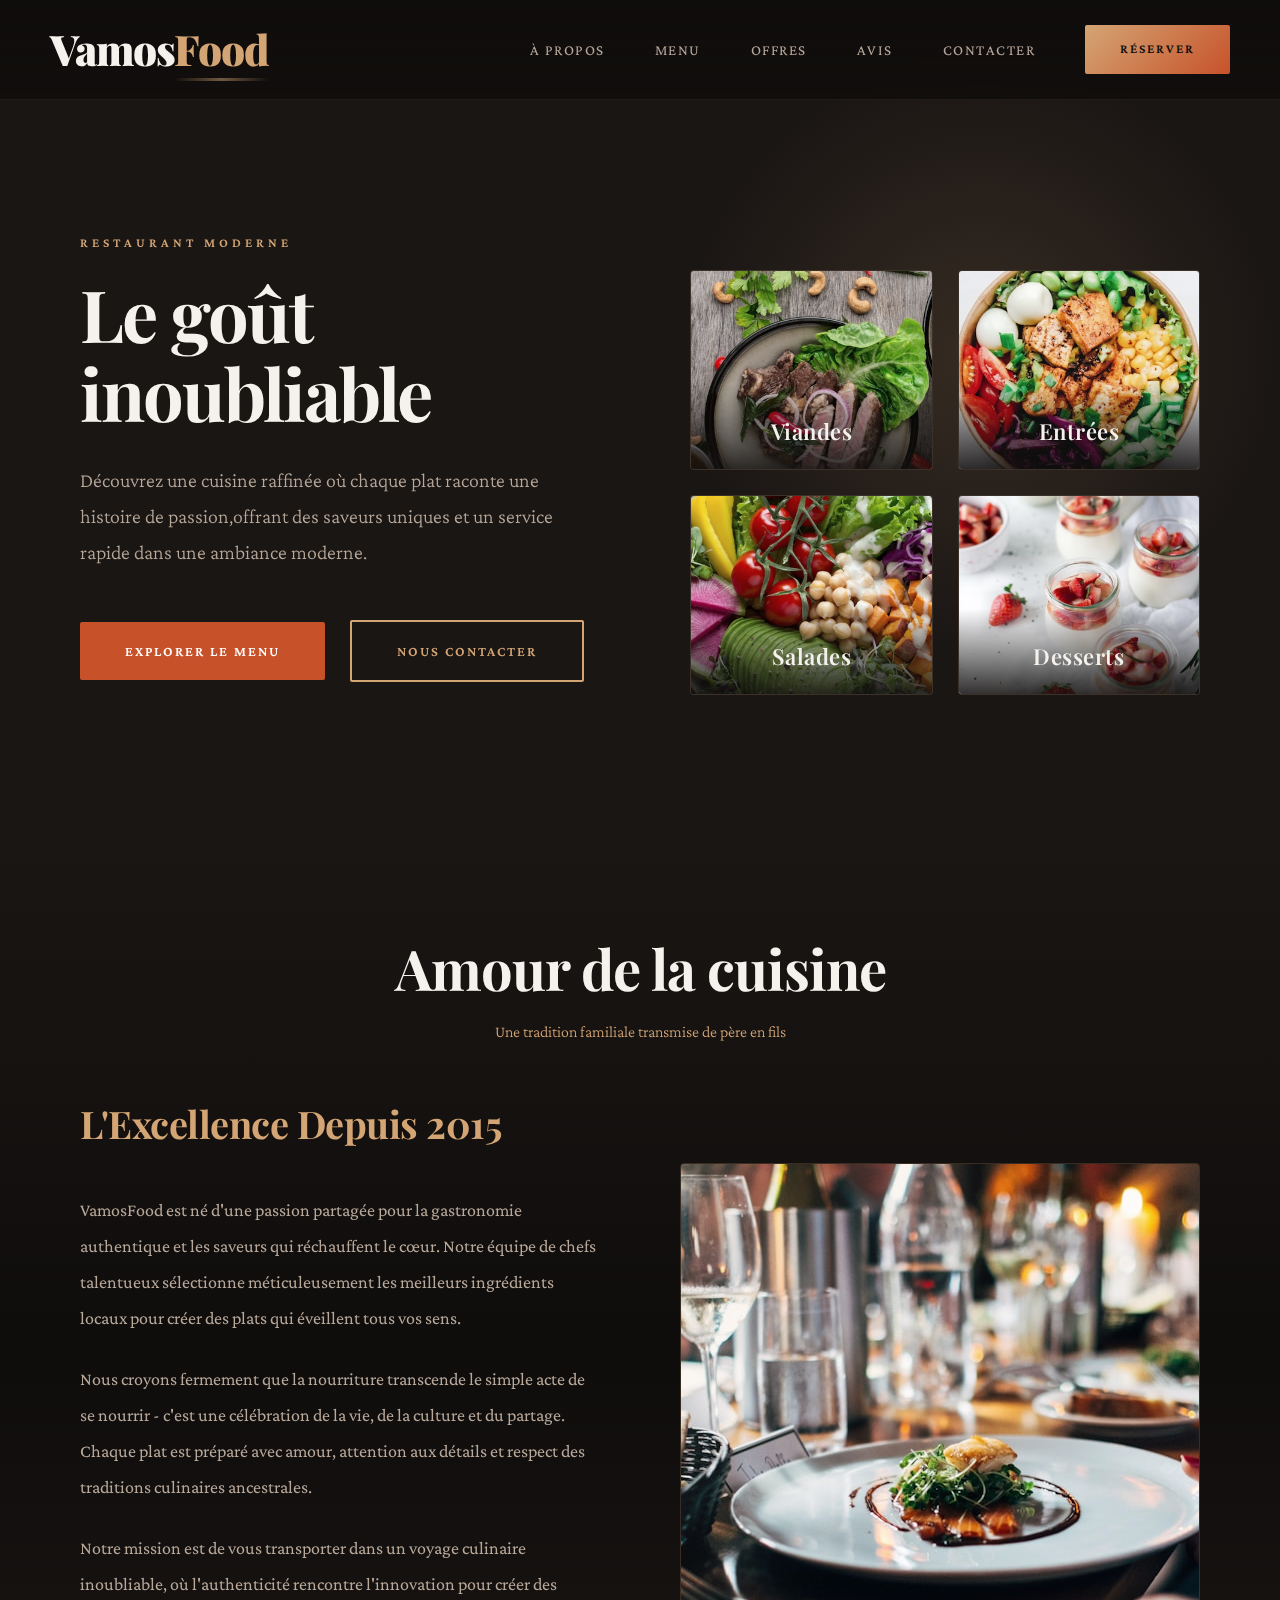
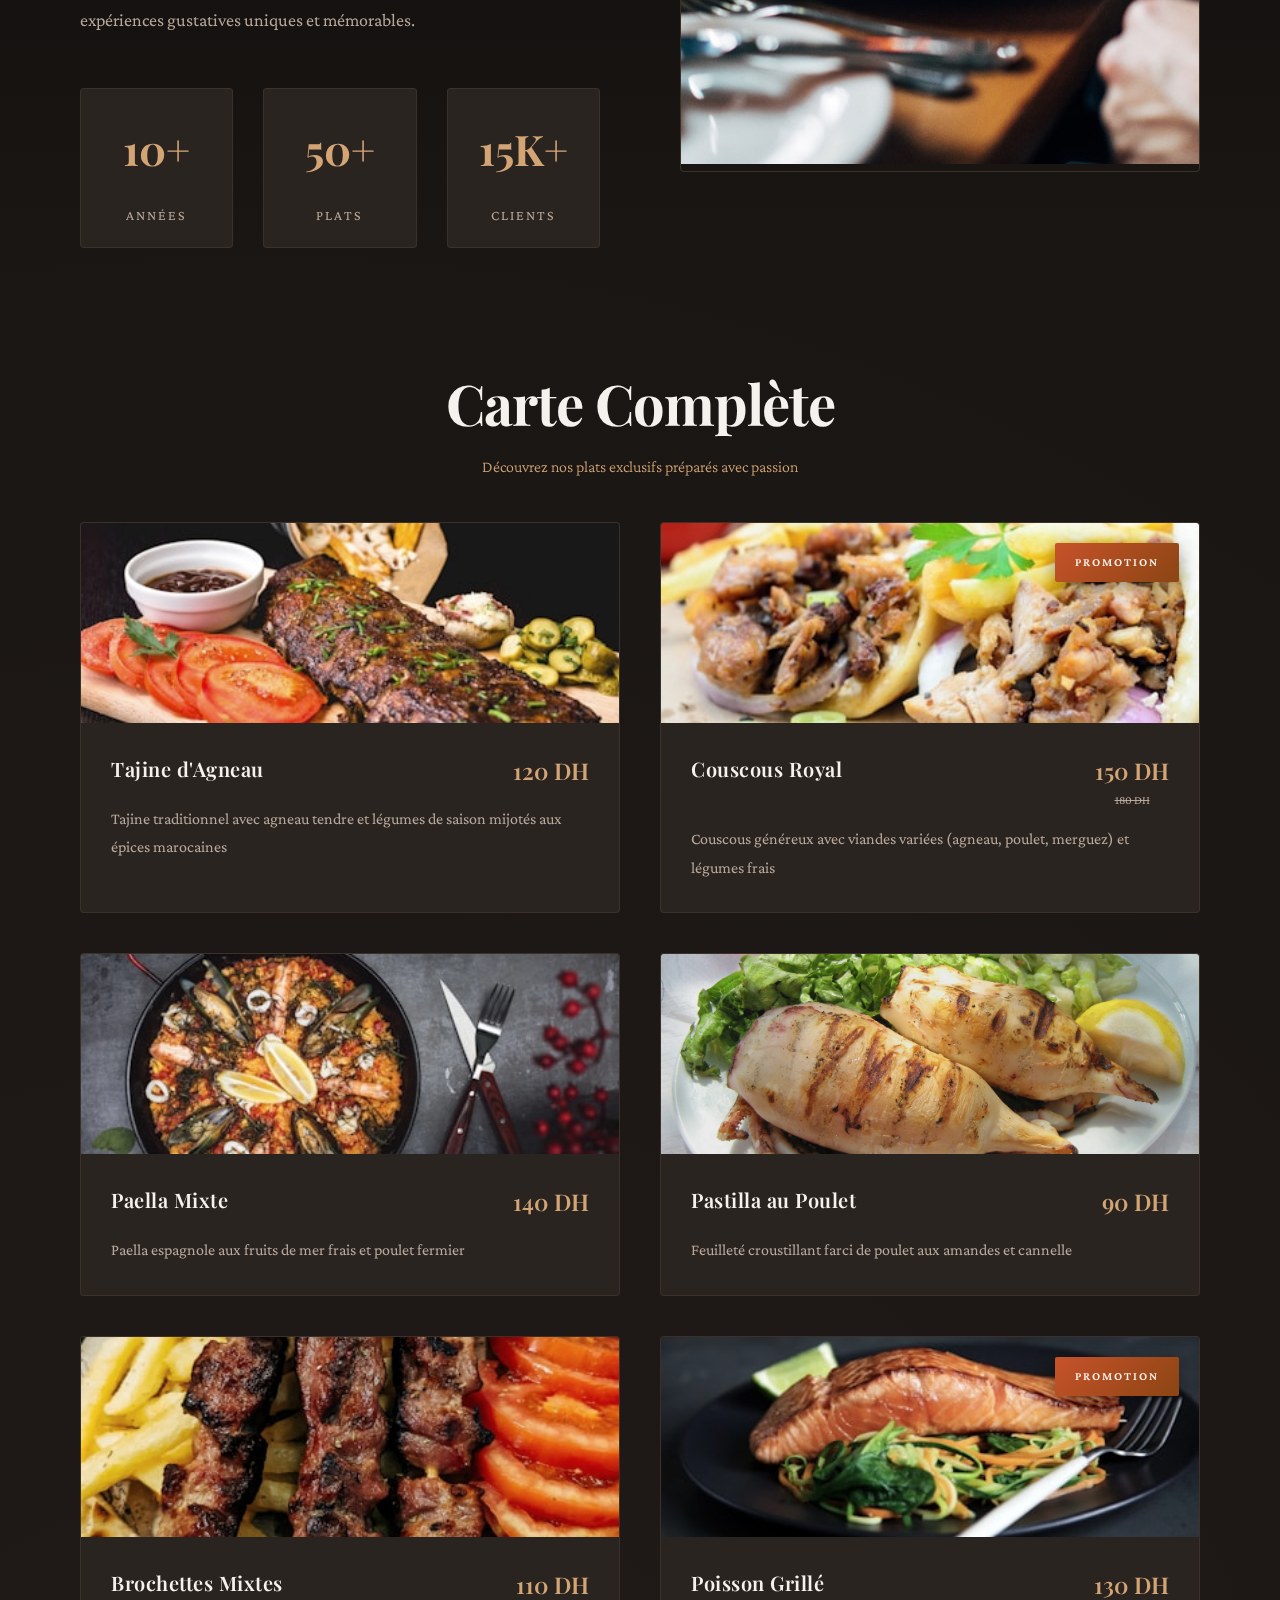
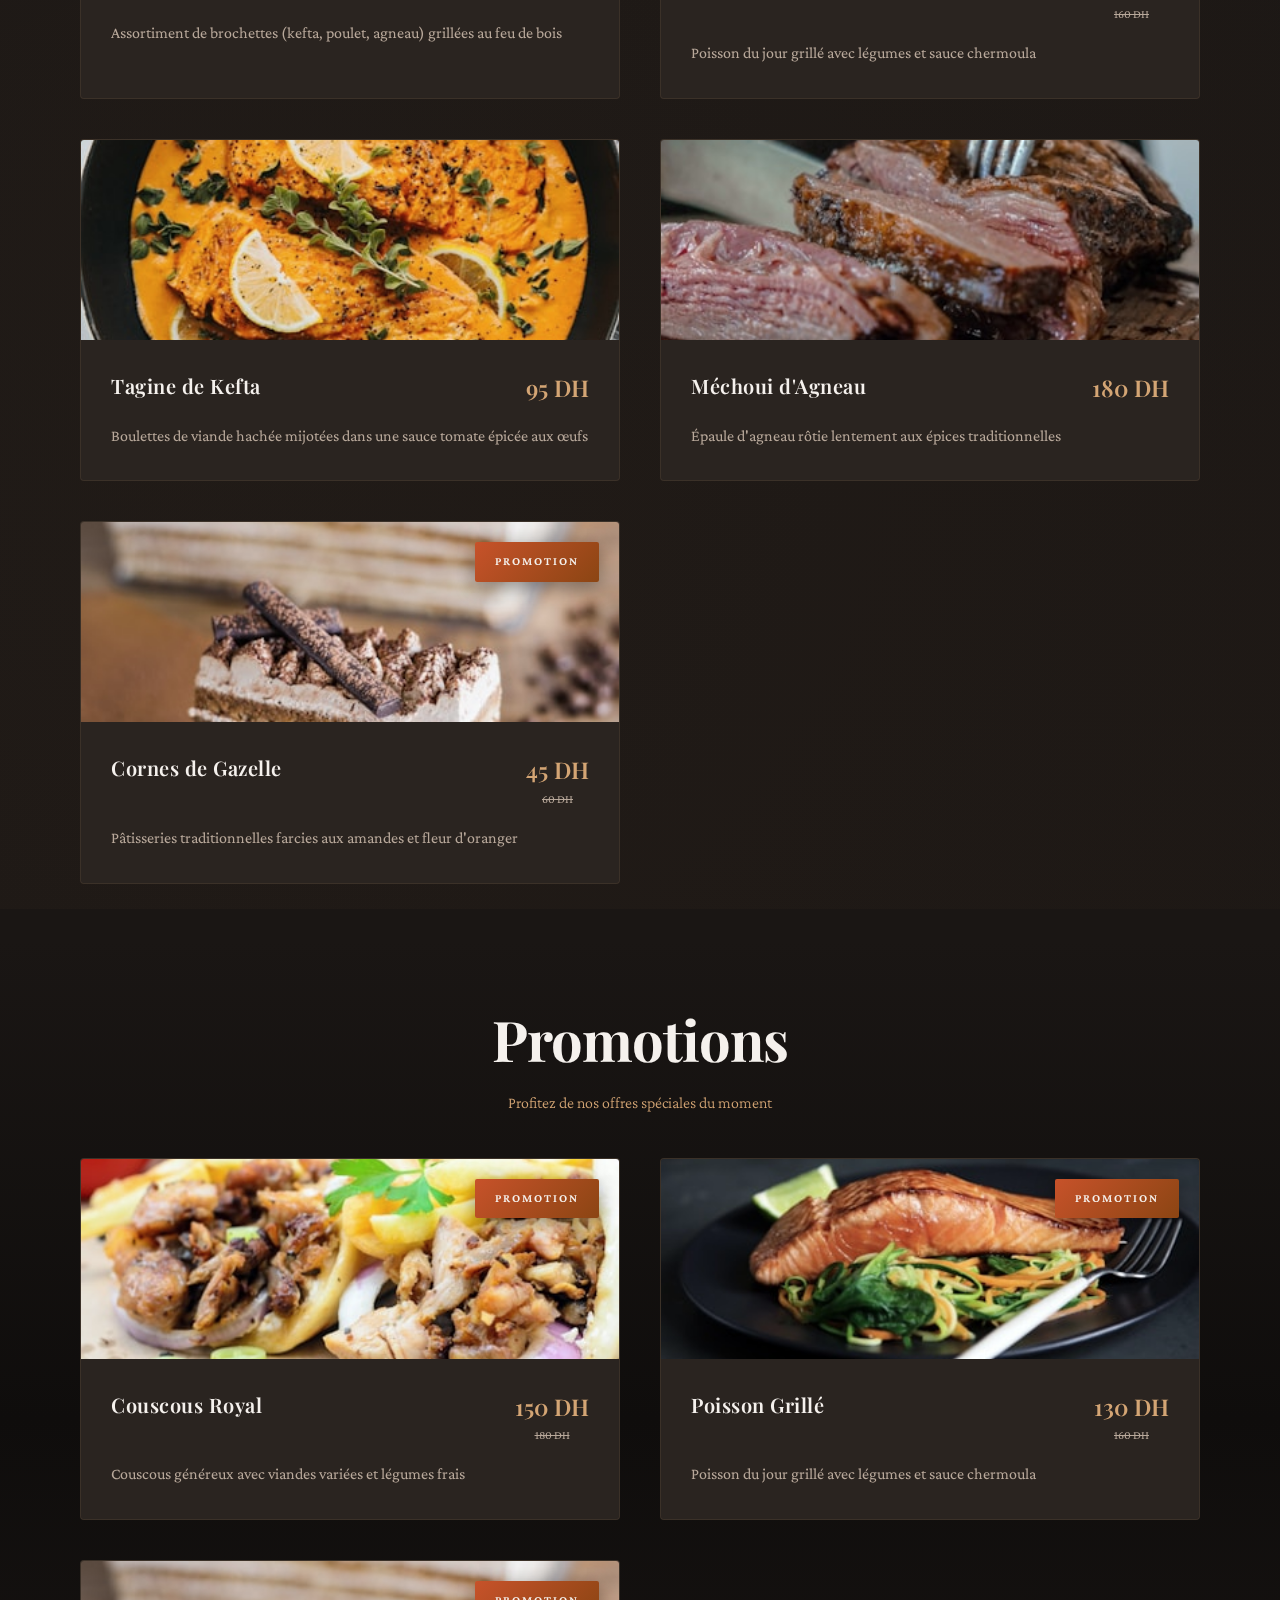
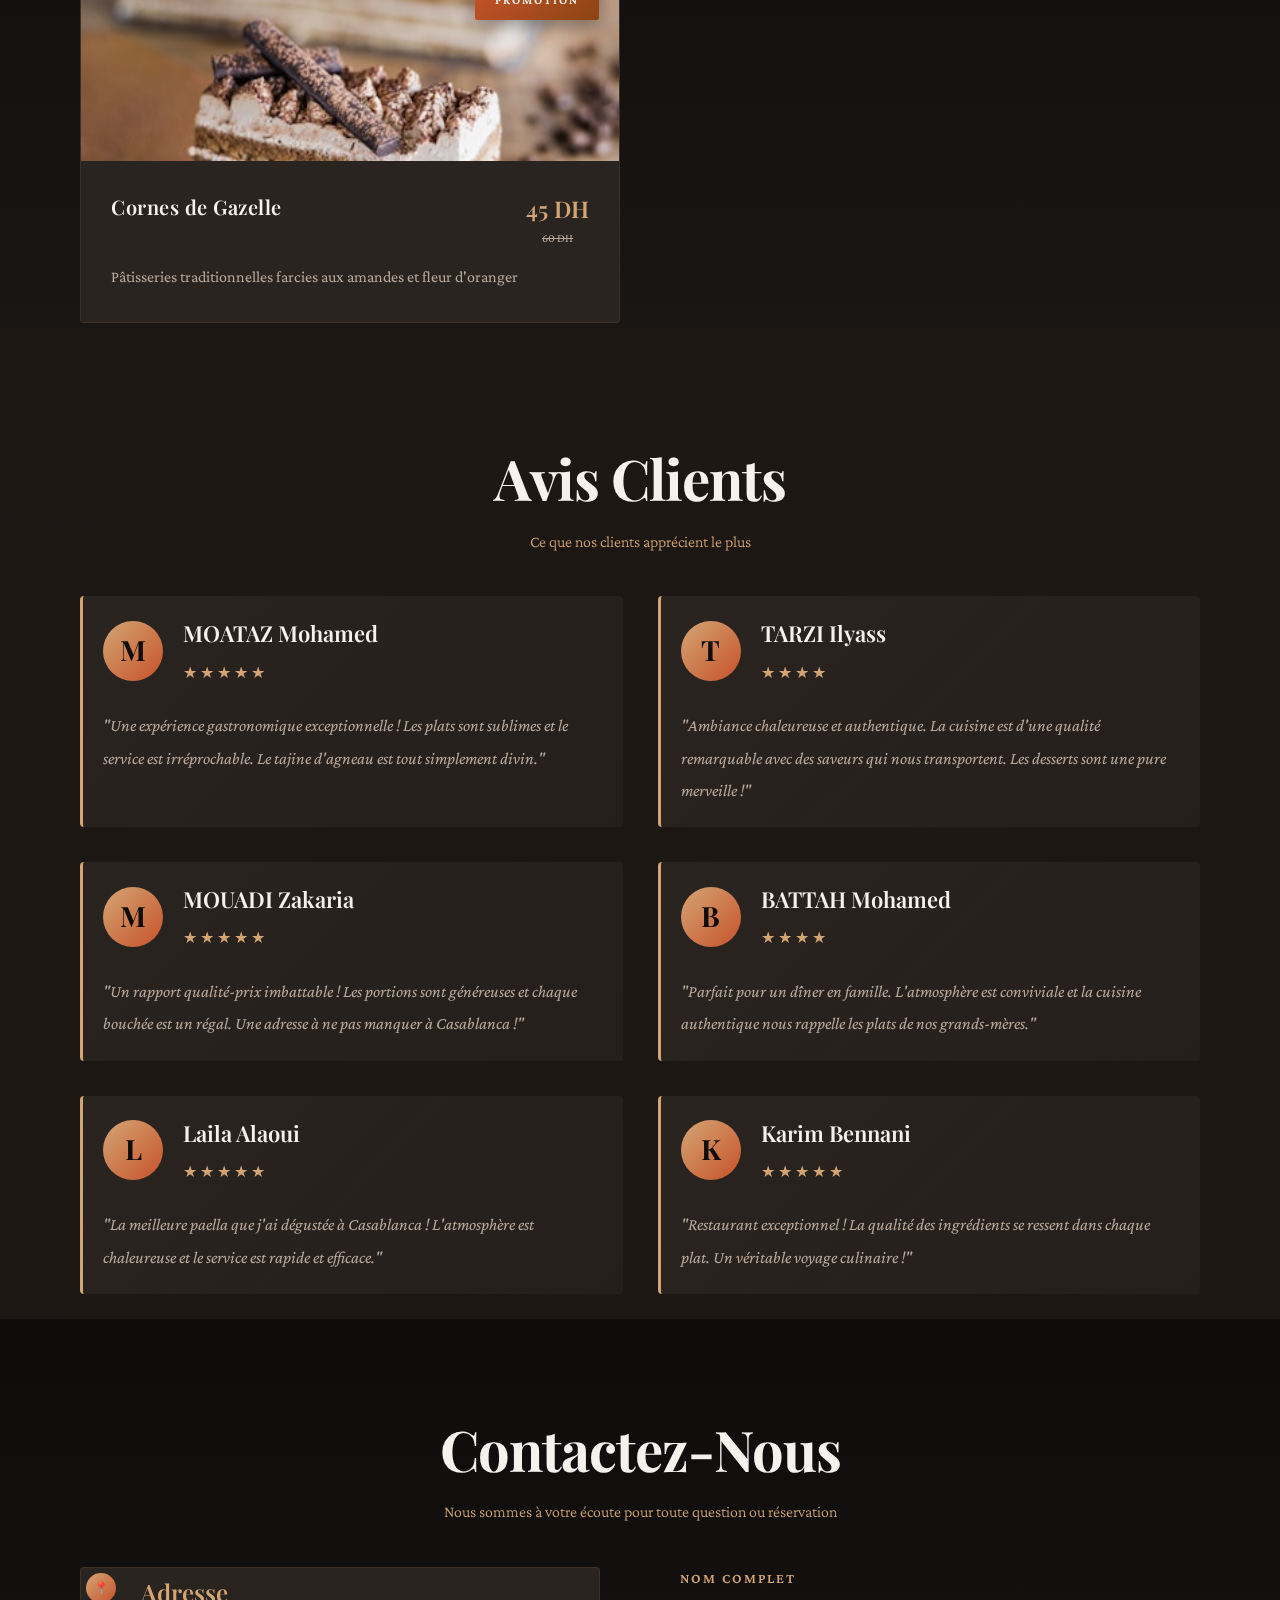
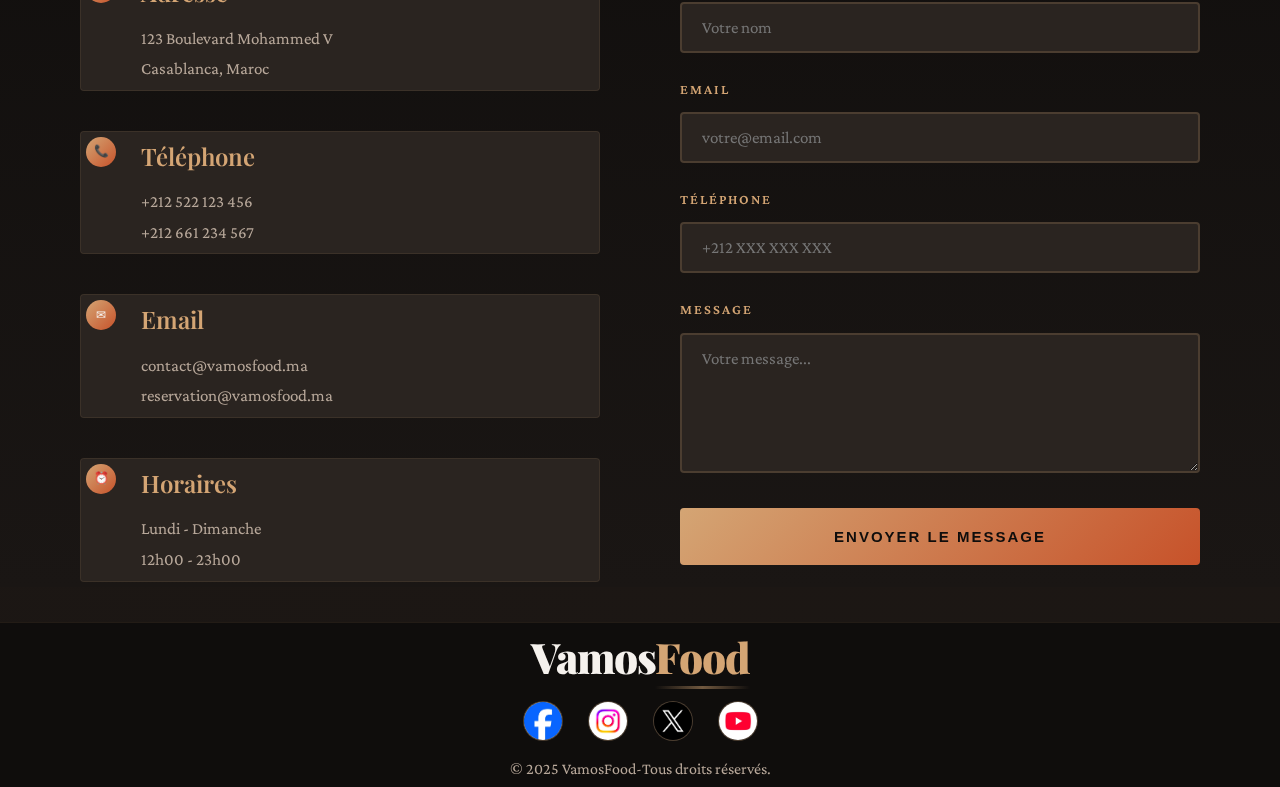
<file: index.html>
<!DOCTYPE html>
<html lang="fr">
<head>
    <meta charset="UTF-8">
    <meta name="viewport" content="width=device-width, initial-scale=1.0">
    <title>VamosFood - Restaurant Authentique à Casablanca</title>
    <link rel="preconnect" href="https://fonts.googleapis.com">
    <link rel="preconnect" href="https://fonts.gstatic.com" crossorigin>
    <link href="https://fonts.googleapis.com/css2?family=Playfair+Display:wght@400;600;700;900&family=Crimson+Pro:wght@300;400;600&display=swap" rel="stylesheet">
    <link rel="stylesheet" href="style.css">
</head>
<body>
    <!-- Header -->
    <header>
     <a href="">  <div class="logo">Vamos<span>Food</span></div></a> 
        
<nav>
    <a href="#" onclick="about(event)">À Propos</a>
    <a href="#" onclick="menu(event)">Menu</a>
    <a href="#" onclick="promotions(event)">Offres</a>
    <a href="#" onclick="reviews(event)">Avis</a>
    <a href="#" onclick="contact(event)">Contacter</a>
    <a href="index1.html" class="btn-reserve" >Réserver</a>
</nav>
    </header>

    <!-- Hero Section -->
    <section id="interface" class="hero">
        <div class="hero-content">
            <div class="hero-label">Restaurant Moderne</div>
            <h1>Le goût inoubliable</h1>
            <p>Découvrez une cuisine raffinée où chaque plat raconte une histoire de passion,offrant des saveurs uniques et un service rapide dans une ambiance moderne.</p>
            <div class="hero-actions">
                <a href="#menu" class="btn-primary">Explorer le Menu</a>
                <a href="#contact" class="btn-secondary">Nous Contacter</a>
            </div>
        </div>

        <div class="food-gallery">
            <div class="food-card">
                <img src="img/viande.jfif" alt="Entrées raffinées">
                <div class="overlay">
                    <h3>Viandes</h3>
                </div>
            </div>
            
            <div class="food-card">
                <img src="img/entre.jfif" alt="Viandes grillées">
                <div class="overlay">
                    <h3>Entrées</h3>
                </div>
            </div>
            
            <div class="food-card">
                <img src="img/salade.jfif" alt="Salades fraîches">
                <div class="overlay">
                    <h3>Salades</h3>
                </div>
            </div>
            
            <div class="food-card">
                <img src="img/dessert.jfif" alt="Desserts maison">
                <div class="overlay">
                    <h3>Desserts</h3>
                </div>
            </div>
        </div>
    </section>

    <!-- About Section -->
    <section id="about">
        <div class="section-header">
            
            <h2 class="section-title">Amour de la cuisine</h2>
            <p class="section-subtitle">Une tradition familiale transmise de père en fils</p>
        </div>
        
        <div class="about-content">
            <div class="about-text">
                <h3>L'Excellence Depuis 2015</h3>
                <p>VamosFood est né d'une passion partagée pour la gastronomie authentique et les saveurs qui réchauffent le cœur. Notre équipe de chefs talentueux sélectionne méticuleusement les meilleurs ingrédients locaux pour créer des plats qui éveillent tous vos sens.</p>
                
                <p>Nous croyons fermement que la nourriture transcende le simple acte de se nourrir - c'est une célébration de la vie, de la culture et du partage. Chaque plat est préparé avec amour, attention aux détails et respect des traditions culinaires ancestrales.</p>
                
                <p>Notre mission est de vous transporter dans un voyage culinaire inoubliable, où l'authenticité rencontre l'innovation pour créer des expériences gustatives uniques et mémorables.</p>

                <div class="about-stats">
                    <div class="stat-item">
                        <div class="stat-number">10+</div>
                        <div class="stat-label">Années</div>
                    </div>
                    <div class="stat-item">
                        <div class="stat-number">50+</div>
                        <div class="stat-label">Plats</div>
                    </div>
                    <div class="stat-item">
                        <div class="stat-number">15K+</div>
                        <div class="stat-label">Clients</div>
                    </div>
                </div>
            </div>
            <div class="about-image">
                <img src="img/histoire.jfif" alt="Intérieur du restaurant VamosFood">
            </div>
        </div>
    </section>

    <!-- Menu Section -->
    <section id="menu">
        <div class="section-header">
            
            <h2 class="section-title">Carte Complète</h2>
            <p class="section-subtitle">Découvrez nos plats exclusifs préparés avec passion</p>
        </div>

        <div class="menu-grid">
            <div class="menu-item">
                <div class="menu-item-image">
                    <img src="img/tajine.jfif" alt="Tajine d'Agneau">
                </div>
                <div class="menu-item-info">
                    <div class="menu-item-header">
                        <h3>Tajine d'Agneau</h3>
                        <div class="price">120 DH</div>
                    </div>
                    <p>Tajine traditionnel avec agneau tendre et légumes de saison mijotés aux épices marocaines</p>
                </div>
            </div>

            <div class="menu-item">
                <div class="menu-item-image">
                    <div class="promo-badge">Promotion</div>
                    <img src="img/couscous.jfif" alt="Couscous Royal">
                </div>
                <div class="menu-item-info">
                    <div class="menu-item-header">
                        <h3>Couscous Royal</h3>
                        <div>
                            <div class="price">150 DH</div>
                            <div class="old-price">180 DH</div>
                        </div>
                    </div>
                    <p>Couscous généreux avec viandes variées (agneau, poulet, merguez) et légumes frais</p>
                </div>
            </div>

            <div class="menu-item">
                <div class="menu-item-image">
                    <img src="img/paella.jfif" alt="Paella Mixte">
                </div>
                <div class="menu-item-info">
                    <div class="menu-item-header">
                        <h3>Paella Mixte</h3>
                        <div class="price">140 DH</div>
                    </div>
                    <p>Paella espagnole aux fruits de mer frais et poulet fermier</p>
                </div>
            </div>

            <div class="menu-item">
                <div class="menu-item-image">
                    <img src="img/pastilla.jpg" alt="Pastilla au Poulet">
                </div>
                <div class="menu-item-info">
                    <div class="menu-item-header">
                        <h3>Pastilla au Poulet</h3>
                        <div class="price">90 DH</div>
                    </div>
                    <p>Feuilleté croustillant farci de poulet aux amandes et cannelle</p>
                </div>
            </div>

            <div class="menu-item">
                <div class="menu-item-image">
                    <img src="img/brochette.jfif" alt="Brochettes Mixtes">
                </div>
                <div class="menu-item-info">
                    <div class="menu-item-header">
                        <h3>Brochettes Mixtes</h3>
                        <div class="price">110 DH</div>
                    </div>
                    <p>Assortiment de brochettes (kefta, poulet, agneau) grillées au feu de bois</p>
                </div>
            </div>

            <div class="menu-item">
                <div class="menu-item-image">
                    <div class="promo-badge">Promotion</div>
                    <img src="img/poisson.jfif" alt="Poisson Grillé">
                </div>
                <div class="menu-item-info">
                    <div class="menu-item-header">
                        <h3>Poisson Grillé</h3>
                        <div>
                            <div class="price">130 DH</div>
                            <div class="old-price">160 DH</div>
                        </div>
                    </div>
                    <p>Poisson du jour grillé avec légumes et sauce chermoula</p>
                </div>
            </div>
             <div class="menu-item">
                <div class="menu-item-image">
                    <img src="img/tajinekefta.jfif" alt="Tagine de Kefta">
                </div>
                <div class="menu-item-info">
                    <div class="menu-item-header">
                        <h3>Tagine de Kefta</h3>
                        <div class="price">95 DH</div>
                    </div>
                    <p>Boulettes de viande hachée mijotées dans une sauce tomate épicée aux œufs</p>
                </div>
            </div>

            <div class="menu-item">
                <div class="menu-item-image">
                    <img src="img/méchoui.jfif" alt="Méchoui d'Agneau">
                </div>
                <div class="menu-item-info">
                    <div class="menu-item-header">
                        <h3>Méchoui d'Agneau</h3>
                        <div class="price">180 DH</div>
                    </div>
                    <p>Épaule d'agneau rôtie lentement aux épices traditionnelles</p>
                </div>
            </div>

            <div class="menu-item">
                <div class="menu-item-image">
                    <div class="promo-badge">Promotion</div>
                    <img src="img/cornegazelle.jfif" alt="Cornes de Gazelle">
                </div>
                <div class="menu-item-info">
                    <div class="menu-item-header">
                        <h3>Cornes de Gazelle</h3>
                        <div>
                            <div class="price">45 DH</div>
                            <div class="old-price">60 DH</div>
                        </div>
                    </div>
                    <p>Pâtisseries traditionnelles farcies aux amandes et fleur d'oranger</p>
                </div>
            </div>
        </div>
    </section>

    <!-- Promotions Section -->
    <section id="promotions">
        <div class="section-header">
            
            <h2 class="section-title">Promotions</h2>
            <p class="section-subtitle">Profitez de nos offres spéciales du moment</p>
        </div>
        
        <div class="menu-grid">
            <div class="menu-item">
                <div class="menu-item-image">
                    <div class="promo-badge">Promotion</div>
                    <img src="img/couscous.jfif" alt="Couscous Royal">
                </div>
                <div class="menu-item-info">
                    <div class="menu-item-header">
                        <h3>Couscous Royal</h3>
                        <div>
                            <div class="price">150 DH</div>
                            <div class="old-price">180 DH</div>
                        </div>
                    </div>
                    <p>Couscous généreux avec viandes variées et légumes frais</p>
                </div>
            </div>

            <div class="menu-item">
                <div class="menu-item-image">
                    <div class="promo-badge">Promotion</div>
                    <img src="img/poisson.jfif" alt="Poisson Grillé">
                </div>
                <div class="menu-item-info">
                    <div class="menu-item-header">
                        <h3>Poisson Grillé</h3>
                        <div>
                            <div class="price">130 DH</div>
                            <div class="old-price">160 DH</div>
                        </div>
                    </div>
                    <p>Poisson du jour grillé avec légumes et sauce chermoula</p>
                </div>
            </div>

            <div class="menu-item">
                <div class="menu-item-image">
                    <div class="promo-badge">Promotion</div>
                    <img src="img/cornegazelle.jfif" alt="Cornes de Gazelle">
                </div>
                <div class="menu-item-info">
                    <div class="menu-item-header">
                        <h3>Cornes de Gazelle</h3>
                        <div>
                            <div class="price">45 DH</div>
                            <div class="old-price">60 DH</div>
                        </div>
                    </div>
                    <p>Pâtisseries traditionnelles farcies aux amandes et fleur d'oranger</p>
                </div>
            </div>
        </div>
    </section>

    <!-- Reviews Section -->
    <section id="reviews">
        <div class="section-header">
            
            <h2 class="section-title">Avis Clients</h2>
            <p class="section-subtitle">Ce que nos clients apprécient le plus</p>
        </div>
        
        <div class="reviews-container">
            <div class="review-card">
                <div class="review-header">
                    <div class="review-avatar">M</div>
                    <div class="review-info">
                        <h4>MOATAZ Mohamed</h4>
                        <div class="stars">★★★★★</div>
                    </div>
                </div>
                <p class="review-text">"Une expérience gastronomique exceptionnelle ! Les plats sont sublimes et le service est irréprochable. Le tajine d'agneau est tout simplement divin."</p>
            </div>

            <div class="review-card">
                <div class="review-header">
                    <div class="review-avatar">T</div>
                    <div class="review-info">
                        <h4>TARZI Ilyass</h4>
                        <div class="stars">★★★★</div>
                    </div>
                </div>
                <p class="review-text">"Ambiance chaleureuse et authentique. La cuisine est d'une qualité remarquable avec des saveurs qui nous transportent. Les desserts sont une pure merveille !"</p>
            </div>

            <div class="review-card">
                <div class="review-header">
                    <div class="review-avatar">M</div>
                    <div class="review-info">
                        <h4>MOUADI Zakaria</h4>
                        <div class="stars">★★★★★</div>
                    </div>
                </div>
                <p class="review-text">"Un rapport qualité-prix imbattable ! Les portions sont généreuses et chaque bouchée est un régal. Une adresse à ne pas manquer à Casablanca !"</p>
            </div>

            <div class="review-card">
                <div class="review-header">
                    <div class="review-avatar">B</div>
                    <div class="review-info">
                        <h4>BATTAH Mohamed</h4>
                        <div class="stars">★★★★</div>
                    </div>
                </div>
                <p class="review-text">"Parfait pour un dîner en famille. L'atmosphère est conviviale et la cuisine authentique nous rappelle les plats de nos grands-mères."</p>
            </div>

            <div class="review-card">
                <div class="review-header">
                    <div class="review-avatar">L</div>
                    <div class="review-info">
                        <h4>Laila Alaoui</h4>
                        <div class="stars">★★★★★</div>
                    </div>
                </div>
                <p class="review-text">"La meilleure paella que j'ai dégustée à Casablanca ! L'atmosphère est chaleureuse et le service est rapide et efficace."</p>
            </div>

            <div class="review-card">
                <div class="review-header">
                    <div class="review-avatar">K</div>
                    <div class="review-info">
                        <h4>Karim Bennani</h4>
                        <div class="stars">★★★★★</div>
                    </div>
                </div>
                <p class="review-text">"Restaurant exceptionnel ! La qualité des ingrédients se ressent dans chaque plat. Un véritable voyage culinaire !"</p>
            </div>
        </div>
    </section>

    <!-- Contact Section -->
    <section id="contact">
        <div class="section-header">
            
            <h2 class="section-title">Contactez-Nous</h2>
            <p class="section-subtitle">Nous sommes à votre écoute pour toute question ou réservation</p>
        </div>
        
        <div class="contact-container">
            <div class="contact-info">
                <div class="contact-item">
                    <div class="contact-icon">📍</div>
                    <div class="contact-details">
                        <h3>Adresse</h3>
                        <p>123 Boulevard Mohammed V<br>Casablanca, Maroc</p>
                    </div>
                </div>

                <div class="contact-item">
                    <div class="contact-icon">📞</div>
                    <div class="contact-details">
                        <h3>Téléphone</h3>
                        <p>+212 522 123 456<br>+212 661 234 567</p>
                    </div>
                </div>

                <div class="contact-item">
                    <div class="contact-icon">✉</div>
                    <div class="contact-details">
                        <h3>Email</h3>
                        <p>contact@vamosfood.ma<br>reservation@vamosfood.ma</p>
                    </div>
                </div>

                <div class="contact-item">
                    <div class="contact-icon">⏰</div>
                    <div class="contact-details">
                        <h3>Horaires</h3>
                        <p>Lundi - Dimanche<br>12h00 - 23h00</p>
                    </div>
                </div>
            </div>

            <form class="contact-form">
                <div class="form-group">
                    <label>Nom complet</label>
                    <input required type="text" name="name" required placeholder="Votre nom">
                </div>
                <div class="form-group">
                    <label>Email</label>
                    <input required type="email" name="email" required placeholder="votre@email.com">
                </div>
                <div class="form-group">
                    <label>Téléphone</label>
                    <input required type="tel" name="phone" required placeholder="+212 XXX XXX XXX">
                </div>
                <div class="form-group">
                    <label>Message</label>
                    <textarea required name="message" required placeholder="Votre message..."></textarea>
                </div>
                <button type="submit" class="btn-submit">Envoyer le Message</button>
            </form>
        </div>
    </section>

    <!-- Footer -->
    <footer>
        <div class="footer-logo"><a href="">  <div class="logo">Vamos<span>Food</span></div></a></div>
        <div class="social-links">
            <img src="img/facebook.jpeg" alt="">
            <img src="img/instagram.jpeg" alt="">
            <img src="img/x.jpeg" alt="">
            <img src="img/youtube.jpeg" alt="">
        </div>
        <p>&copy; 2025 VamosFood-Tous droits réservés.</p>
    </footer>
    <script src="script.js"></script>
</body>
</html>
</file>
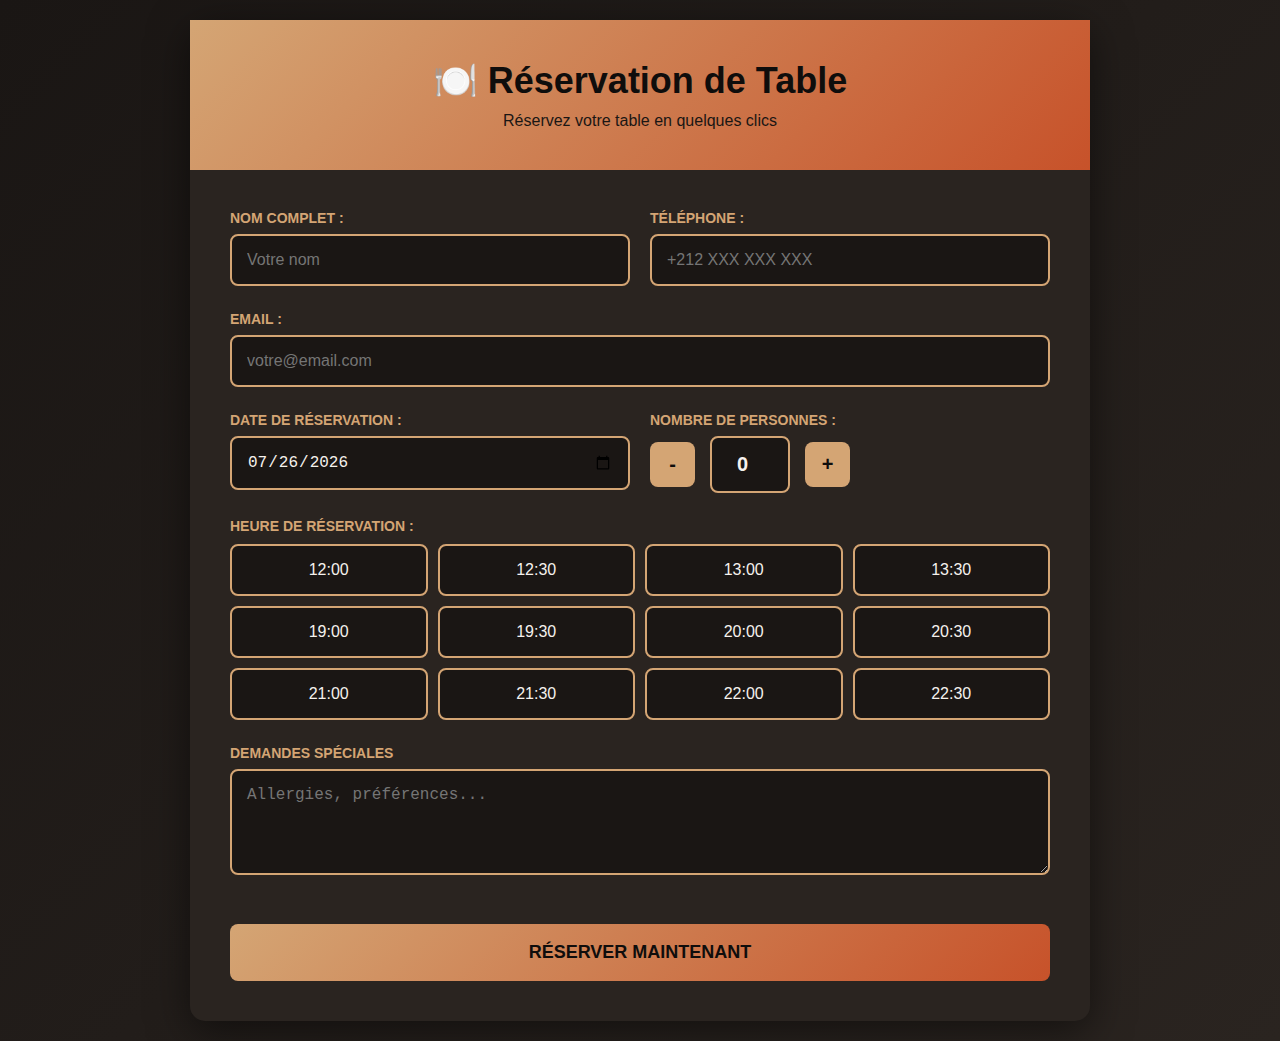
<file: index1.html>
<!DOCTYPE html>
<html lang="fr">
<head>
    <meta charset="UTF-8">
    <meta name="viewport" content="width=device-width, initial-scale=1.0">
    <title>Réservation - VamosFood</title>
    <style>
        * { margin: 0; padding: 0; box-sizing: border-box; }
        
        body {
            font-family: Arial, sans-serif;
            background: linear-gradient(135deg, #1a1614, #2a2420);
            color: #f5f1ed;
            min-height: 100vh;
            padding: 20px;
        }
        .container {
            max-width: 900px;
            margin: 0 auto;
            background: #2a2420;
            border-radius: 15px;
            box-shadow: 0 10px 40px rgba(0,0,0,0.5);
        }

        .header {
            background: linear-gradient(135deg, #d4a574, #c7522a);
            padding: 40px;
            text-align: center;
        }

        .header h1 { font-size: 36px; color: #0f0d0c; margin-bottom: 10px; }
        .header p { font-size: 16px; color: #1a1614; }

        .form-section { padding: 40px; }

        .form-group { margin-bottom: 25px; }

        label {
            display: block;
            color: #d4a574;
            font-weight: bold;
            margin-bottom: 8px;
            font-size: 14px;
            text-transform: uppercase;
        }

        input, textarea {
            width: 100%;
            padding: 15px;
            background: #1a1614;
            border: 2px solid #d4a574;
            border-radius: 8px;
            color: #f5f1ed;
            font-size: 16px;}
        input:focus, textarea:focus {
            outline: none;
            border-color: #c7522a;
            background: #0f0d0c;}

        .form-row { display: grid; grid-template-columns: 1fr 1fr; gap: 20px; }
        .number-selector { display: flex; align-items: center; gap: 15px; }
        .number-selector button {
            width: 45px;
            height: 45px;
            background: #d4a574;
            border: none;
            border-radius: 8px;
            color: #0f0d0c;
            font-size: 20px;
            font-weight: bold;
            cursor: pointer;}
        
        .number-selector button:hover { background: #c7522a; }
        .number-selector input { width: 80px; text-align: center; font-size: 20px; font-weight: bold; }
        .time-slots { display: grid; grid-template-columns: repeat(4, 1fr); gap: 10px; margin-top: 10px; }

        .time-slot {
            padding: 15px;
            background: #1a1614;
            border: 2px solid #d4a574;
            border-radius: 8px;
            text-align: center;
            cursor: pointer;
            color: #f5f1ed;
        }
        .time-slot:hover { background: #d4a574; color: #0f0d0c; }
        .time-slot.selected { background: #c7522a; color: #f5f1ed; border-color: #c7522a; }
        .submit-btn {
            width: 100%;
            padding: 18px;
            background: linear-gradient(135deg, #d4a574, #c7522a);
            border: none;
            border-radius: 8px;
            color: #0f0d0c;
            font-size: 18px;
            font-weight: bold;
            cursor: pointer;
            margin-top: 20px;
            text-transform: uppercase;
        }
        .submit-btn:hover { box-shadow: 0 10px 30px rgba(212,165,116,0.4); }
        .modal {
            display: none;
            position: fixed;
            top: 0;
            left: 0;
            width: 100%;
            height: 100%;
            background: rgba(0,0,0,0.8);
            z-index: 1000;
        }

        .modal.show { display: flex; align-items: center; justify-content: center; }

        .modal-content {
            background: #2a2420;
            padding: 40px;
            border-radius: 15px;
            max-width: 600px;
            width: 90%;
            border: 3px solid #d4a574;
        }

        .modal-header { text-align: center; margin-bottom: 30px; }
        .modal-header h2 { color: #d4a574; font-size: 32px; margin-bottom: 10px; }
        .modal-header p { color: #b8a89a; font-size: 16px; }

        .reservation-details { background: #1a1614; padding: 25px; border-radius: 10px; margin-bottom: 25px; }

        .detail-row {
            display: flex;
            justify-content: space-between;
            padding: 15px 0;
            border-bottom: 1px solid #d4a574;
        }

        .detail-row:last-child { border-bottom: none; }
        .detail-label { color: #d4a574; font-weight: bold; }
        .detail-value { color: #f5f1ed; text-align: right; }

        .modal-buttons { display: flex; gap: 15px; }

        .modal-btn {
            flex: 1;
            padding: 15px;
            border: none;
            border-radius: 8px;
            font-size: 16px;
            font-weight: bold;
            cursor: pointer;
            text-transform: uppercase;
        }

        .btn-confirm { background: linear-gradient(135deg, #d4a574, #c7522a); color: #0f0d0c; }
        .btn-cancel { background: #1a1614; color: #f5f1ed; border: 2px solid #d4a574; }

        @media (max-width: 768px) {
            .form-row { grid-template-columns: 1fr; }
            .time-slots { grid-template-columns: repeat(2, 1fr); }
            .header h1 { font-size: 28px; }
            .form-section { padding: 20px; }
            .modal-buttons { flex-direction: column; }
        }
    </style>
</head>
<body>
    <div class="container">
        <div class="header">
            <h1>🍽️ Réservation de Table</h1>
            <p>Réservez votre table en quelques clics</p>
        </div>

        <div class="form-section">
            <form id="reservationForm">
                <div class="form-row">
                    <div class="form-group">
                        <label>Nom complet :</label>
                        <input type="text" id="name" placeholder="Votre nom" required>
                    </div>
                    <div class="form-group">
                        <label>Téléphone :</label>
                        <input type="tel" id="phone" placeholder="+212 XXX XXX XXX" required>
                    </div>
                </div>

                <div class="form-group">
                    <label>Email :</label>
                    <input type="email" id="email" placeholder="votre@email.com" required>
                </div>

                <div class="form-row">
                    <div class="form-group">
                        <label>Date de réservation :</label>
                        <input type="date" id="date" required>
                    </div>
                    <div class="form-group">
                        <label>Nombre de personnes :</label>
                        <div class="number-selector">
                            <button type="button" onclick="changeNumber(-1)">-</button>
                            <input type="number" id="guests" value="0" readonly>
                            <button type="button" onclick="changeNumber(1)">+</button>
                        </div>
                    </div>
                </div>

                <div class="form-group">
                    <label>Heure de réservation :</label>
                    <input type="hidden" id="time" required>
                    <div class="time-slots">
                        <div class="time-slot" onclick="selectTime('12:00')">12:00</div>
                        <div class="time-slot" onclick="selectTime('12:30')">12:30</div>
                        <div class="time-slot" onclick="selectTime('13:00')">13:00</div>
                        <div class="time-slot" onclick="selectTime('13:30')">13:30</div>
                        <div class="time-slot" onclick="selectTime('19:00')">19:00</div>
                        <div class="time-slot" onclick="selectTime('19:30')">19:30</div>
                        <div class="time-slot" onclick="selectTime('20:00')">20:00</div>
                        <div class="time-slot" onclick="selectTime('20:30')">20:30</div>
                        <div class="time-slot" onclick="selectTime('21:00')">21:00</div>
                        <div class="time-slot" onclick="selectTime('21:30')">21:30</div>
                        <div class="time-slot" onclick="selectTime('22:00')">22:00</div>
                        <div class="time-slot" onclick="selectTime('22:30')">22:30</div>
                    </div>
                </div>

                <div class="form-group">
                    <label>Demandes spéciales</label>
                    <textarea id="notes" rows="4" placeholder="Allergies, préférences..."></textarea>
                </div>

                <button type="submit" class="submit-btn">Réserver maintenant</button>
            </form>
        </div>
    </div>

    <div class="modal" id="modal">
        <div class="modal-content">
            <div class="modal-header">
                <h2>✓ Confirmation de Réservation</h2>
                <p>Veuillez vérifier vos informations</p>
            </div>
            <div class="reservation-details" id="details"></div>
            <div class="modal-buttons">
                <button class="modal-btn btn-confirm" onclick="confirm()">Confirmer</button>
                <button class="modal-btn btn-cancel" onclick="closec()">Modifier</button>
            </div>
        </div>
    </div>

    <script>
        const today = new Date().toISOString().split('T')[0];
        document.getElementById('date').setAttribute('min', today);
        document.getElementById('date').value = today;

        function changeNumber(n) {
            const input = document.getElementById('guests');
            let value = parseInt(input.value) + n;
            if (value >= 1 && value <= 20) input.value = value;
        }

        function selectTime(time) {
            document.querySelectorAll('.time-slot').forEach(s => s.classList.remove('selected'));
            event.target.classList.add('selected');
            document.getElementById('time').value = time;
        }

        document.getElementById('reservationForm').addEventListener('submit', function(e) {
            e.preventDefault();
            if (!document.getElementById('time').value) {
                alert('Veuillez sélectionner un créneau horaire');
                return;
            }

            const name = document.getElementById('name').value;
            const phone = document.getElementById('phone').value;
            const email = document.getElementById('email').value;
            const date = document.getElementById('date').value;
            const guests = document.getElementById('guests').value;
            const time = document.getElementById('time').value;
            const notes = document.getElementById('notes').value;

            document.getElementById('details').innerHTML = `
                <div class="detail-row"><span class="detail-label">Nom</span><span class="detail-value">${name}</span></div>
                <div class="detail-row"><span class="detail-label">Téléphone</span><span class="detail-value">${phone}</span></div>
                <div class="detail-row"><span class="detail-label">Email</span><span class="detail-value">${email}</span></div>
                <div class="detail-row"><span class="detail-label">Date</span><span class="detail-value">${date}</span></div>
                <div class="detail-row"><span class="detail-label">Heure</span><span class="detail-value">${time}</span></div>
                <div class="detail-row"><span class="detail-label">Personnes</span><span class="detail-value">${guests}</span></div>
                ${notes ? `<div class="detail-row"><span class="detail-label">Notes</span><span class="detail-value">${notes}</span></div>` : ''}
            `;
            document.getElementById('modal').classList.add('show');
        });

        function closec() {
            document.getElementById('modal').classList.remove('show');
        }

        function confirm() {
            alert('Réservation confirmée avec succès !');
            document.getElementById('modal').classList.remove('show');
            document.getElementById('reservationForm').reset();
            document.getElementById('date').value = today;
            document.getElementById('guests').value = 2;
            document.querySelectorAll('.time-slot').forEach(s => s.classList.remove('selected'));
        }
    </script>
</body>
</html>
</file>
<file: style.css>
:root {
            --primary-gold: #d4a574;
            --primary-deep: #8b4513;
            --accent-terracotta: #c7522a;
            --bg-dark: #1a1614;
            --bg-darker: #0f0d0c;
            --bg-card: #2a2420;
            --text-light: #f5f1ed;
            --text-muted: #b8a89a;
            --shadow-warm: rgba(212, 165, 116, 0.15);
        }

        * {
            margin: 0;
            padding: 0;
            box-sizing: border-box;
        }

        html {
            scroll-behavior: smooth;
        }

        header a {
            text-decoration: none;
        }
        body {
            font-family: 'Crimson Pro', serif;
            background-color: var(--bg-dark);
            color: var(--text-light);
            overflow-x: hidden;
            line-height: 1.6;
            background-image: 
                radial-gradient(circle at 20% 50%, rgba(212, 165, 116, 0.03) 0%, transparent 50%),
                radial-gradient(circle at 80% 80%, rgba(139, 69, 19, 0.03) 0%, transparent 50%);
        }
        body section{
            margin-top: 20px;
        }

        /* Header */
        header {
            position: fixed;
            top: 0;
            left: 0;
            right: 0;
            display: flex;
            justify-content: space-between;
            align-items: center;
            padding: 30px 50px;
            background: linear-gradient(180deg, rgba(15, 13, 12, 0.98) 0%, rgba(15, 13, 12, 0.85) 100%);
            backdrop-filter: blur(20px) saturate(180%);
            z-index: 1000;
            border-bottom: 1px solid rgba(212, 165, 116, 0.1);
            transition: all 0.4s cubic-bezier(0.4, 0, 0.2, 1);
            height: 100px;
        }

        .logo {
            font-family: 'Playfair Display', serif;
            font-size: 42px;
            font-weight: 900;
            color: var(--text-light);
            letter-spacing: -1px;
            animation: fadeInDown 0.8s ease-out;
        }

        .logo span {
            color: var(--primary-gold);
            position: relative;
        }

        .logo span::after {
            content: '';
            position: absolute;
            bottom: -4px;
            left: 0;
            right: 0;
            height: 3px;
            background: linear-gradient(90deg, transparent, var(--primary-gold), transparent);
            opacity: 0.5;
        }

        nav {
            display: flex;
            gap: 50px;
            align-items: center;
            animation: fadeInDown 0.8s ease-out 0.2s backwards;
        }

        nav a {
            color: var(--text-muted);
            text-decoration: none;
            font-size: 15px;
            font-weight: 400;
            letter-spacing: 1.5px;
            text-transform: uppercase;
            transition: all 0.3s ease;
            position: relative;
            padding: 8px 0;
        }

        nav a::before {
            content: '';
            position: absolute;
            bottom: 0;
            left: 50%;
            transform: translateX(-50%);
            width: 0;
            height: 1px;
            background: var(--primary-gold);
            transition: width 0.4s ease;
        }

        nav a:hover {
            color: var(--primary-gold);
        }

        nav a:hover::before {
            width: 100%;
        }

        .btn-reserve {
            background: linear-gradient(135deg, var(--primary-gold), var(--accent-terracotta));
            color: var(--bg-darker);
            padding: 14px 35px;
            border-radius: 2px;
            text-decoration: none;
            font-weight: 600;
            font-size: 13px;
            letter-spacing: 2px;
            transition: all 0.4s ease;
        }

        .btn-reserve:hover {
            transform: translateY(-2px);
            box-shadow: 0 15px 40px rgba(212, 165, 116, 0.4);
        }

        /* Hero Section */
        .hero {
            margin-top: 55px;
            padding: 100px 80px 10px;
            display: grid;
            grid-template-columns: 1fr 1fr;
            gap: 100px;
            align-items: center;
            min-height: 85vh;
            position: relative;
        }

        .hero::before {
            content: '';
            position: absolute;
            top: 0;
            right: 0;
            width: 600px;
            height: 600px;
            background: radial-gradient(circle, var(--shadow-warm) 0%, transparent 70%);
            pointer-events: none;
            animation: pulse 8s ease-in-out infinite;
        }

        @keyframes pulse {
            0%, 100% { opacity: 0.3; transform: scale(1); }
            50% { opacity: 0.6; transform: scale(1.1); }
        }

        .hero-content {
            max-width: 600px;
            animation: fadeInLeft 1s ease-out;
            z-index: 1;
            margin-top: -50px;
        }

        @keyframes fadeInLeft {
            from { opacity: 0; transform: translateX(-60px); }
            to { opacity: 1; transform: translateX(0); }
        }

        @keyframes fadeInRight {
            from { opacity: 0; transform: translateX(60px); }
            to { opacity: 1; transform: translateX(0); }
        }

        @keyframes fadeInDown {
            from { opacity: 0; transform: translateY(-30px); }
            to { opacity: 1; transform: translateY(0); }
        }

        @keyframes fadeInUp {
            from { opacity: 0; transform: translateY(40px); }
            to { opacity: 1; transform: translateY(0); }
        }

        .hero-label {
            font-size: 13px;
            letter-spacing: 4px;
            text-transform: uppercase;
            color: var(--primary-gold);
            margin-bottom: 20px;
            font-weight: 600;
        }

        .hero-content h1 {
            font-family: 'Playfair Display', serif;
            font-size: 72px;
            line-height: 1.1;
            margin-bottom: 30px;
            font-weight: 700;
            color: var(--text-light);
            letter-spacing: -2px;
        }

        .hero-content p {
            color: var(--text-muted);
            font-size: 20px;
            margin-bottom: 50px;
            line-height: 1.8;
            font-weight: 300;
        }

        .hero-actions {
            display: flex;
            gap: 25px;
            align-items: center;
            flex-wrap: wrap;
        }

        .btn-primary {
            background-color:  var(--accent-terracotta);
            color: white;
            padding: 18px 45px;
            border: none;
            border-radius: 2px;
            font-weight: 600;
            font-size: 14px;
            letter-spacing: 2px;
            text-transform: uppercase;
            transition: all 0.4s ease;
            text-decoration: none;
            display: inline-block;
        }

        .btn-primary:hover {
            transform: translateY(-3px);
            box-shadow: 0 20px 50px rgba(212, 165, 116, 0.4);
        }

        .btn-secondary {
            color: var(--primary-gold);
            padding: 18px 45px;
            border: 2px solid var(--primary-gold);
            background: transparent;
            border-radius: 2px;
            font-weight: 600;
            font-size: 14px;
            letter-spacing: 2px;
            text-transform: uppercase;
            transition: all 0.4s ease;
            text-decoration: none;
            display: inline-block;
        }

        .btn-secondary:hover {
            background: var(--primary-gold);
            color: var(--bg-darker);
            transform: translateY(-3px);
        }

        .food-gallery {
            display: grid;
            grid-template-columns: repeat(2, 1fr);
            gap: 25px;
            animation: fadeInRight 1s ease-out;
            z-index: 1;
        }

        .food-card {
            background-color: var(--bg-card);
            border-radius: 4px;
            overflow: hidden;
            position: relative;
            height: 200px;
            transition: all 0.5s cubic-bezier(0.4, 0, 0.2, 1);
            border: 1px solid rgba(212, 165, 116, 0.1);
        }

        .food-card::before {
            content: '';
            position: absolute;
            inset: 0;
            background: linear-gradient(135deg, transparent 0%, var(--shadow-warm) 100%);
            opacity: 0;
            transition: opacity 0.5s ease;
            z-index: 1;
        }

        .food-card:hover::before {
            opacity: 1;
        }

        .food-card:hover {
            transform: translateY(-3px) scale(1.02);
            box-shadow: 0 25px 60px rgba(0, 0, 0, 0.6), 0 0 1px var(--shadow-warm);
            border-color: var(--primary-gold);
        }

        .food-card img {
            width: 100%;
            height: 100%;
            object-fit: cover;
            transition: transform 0.7s cubic-bezier(0.4, 0, 0.2, 1);
            filter: grayscale(20%);
        }

        .food-card:hover img {
            transform: scale(1.15);
            filter: grayscale(0%);
        }

        .food-card .overlay {
            position: absolute;
            bottom: 0;
            left: 0;
            right: 0;
            background: linear-gradient(to top, rgba(15, 13, 12, 0.95), transparent);
            padding: 30px;
            z-index: 2;
            transform: translateY(10px);
            transition: transform 0.5s ease;
        }

        .food-card:hover .overlay {
            transform: translateY(0);
        }

        .food-card h3 {
            font-family: 'Playfair Display', serif;
            font-size: 22px;
            font-weight: 600;
            letter-spacing: 0.5px;
            text-align: center;
        }

        /* Section Styles */
        section {
            padding: 5px 80px;
            position: relative;
        }

        .section-header {
            text-align: center;
            margin-bottom: 40px;
            margin-top: 80px;
            animation: fadeInUp 0.8s ease-out;
        }

        .section-title {
            font-family: 'Playfair Display', serif;
            font-size: 56px;
            margin-bottom: 5px;
            color: var(--text-light);
            font-weight: 700;
            letter-spacing: -1px;
        }

        .section-subtitle {
            color: var(--primary-gold); 
            max-width: 600px;
            margin: 0 auto;
            font-weight: 300;
            line-height: 1.8;
        }

        /* About Section */
        #about {
            margin-top:18px;
            background: linear-gradient(180deg, var(--bg-dark) 0%, var(--bg-darker) 50%, var(--bg-dark) 100%);
        }

        .about-content {
            display: grid;
            grid-template-columns: 1fr 1fr;
            gap: 80px;
            align-items: center;
        }

        .about-text {
            font-size: 18px;
            line-height: 2;
            color: var(--text-muted);
            animation: fadeInLeft 0.8s ease-out;
        }

        .about-text h3 {
            font-family: 'Playfair Display', serif;
            color: var(--primary-gold);
            margin-bottom: 30px;
            font-size: 38px;
            font-weight: 700;
            letter-spacing: -0.5px;
        }

        .about-text p {
            margin-bottom: 25px;
        }

        .about-stats {
            display: grid;
            grid-template-columns: repeat(3, 1fr);
            gap: 30px;
            margin-top: 50px;
        }

        .stat-item {
            text-align: center;
            padding: 18px;
            background: var(--bg-card);
            border-radius: 4px;
            border: 1px solid rgba(212, 165, 116, 0.1);
            transition: all 0.3s ease;
        }

        .stat-item:hover {
            border-color: var(--primary-gold);
            transform: translateY(-5px);
        }

        .stat-number {
            font-family: 'Playfair Display', serif;
            font-size: 42px;
            color: var(--primary-gold);
            font-weight: 700;
            margin-bottom: 10px;
        }

        .stat-label {
            font-size: 14px;
            color: var(--text-muted);
            letter-spacing: 2px;
            text-transform: uppercase;
        }

        .about-image {
            border-radius: 4px;
            overflow: hidden;
            position: relative;
            animation: fadeInRight 0.8s ease-out;
            border: 1px solid rgba(212, 165, 116, 0.2);
        }

        .about-image::before {
            content: '';
            position: absolute;
            inset: 0;
            background: linear-gradient(135deg, var(--shadow-warm) 0%, transparent 50%);
            z-index: 1;
            pointer-events: none;
        }

        .about-image img {
            width: 100%;
            height: 600px;
            object-fit: cover;
            transition: transform 0.7s ease;
            filter: grayscale(10%);
        }

        .about-image:hover img {
            transform: scale(1.05);
        }

        /* Menu Grid */
        .menu-grid {
            display: grid;
            grid-template-columns: repeat(auto-fill, minmax(350px, 1fr));
            gap: 40px;
        }

        .menu-item {
            background: var(--bg-card);
            border-radius: 4px;
            overflow: hidden;
            transition: all 0.5s cubic-bezier(0.4, 0, 0.2, 1);
            border: 1px solid rgba(212, 165, 116, 0.1);
            position: relative;
        }

        .menu-item:hover {
            transform: translateY(-10px);
            box-shadow: 0 25px 60px rgba(0, 0, 0, 0.6), 0 0 1px var(--shadow-warm);
            border-color: var(--primary-gold);
        }

        .menu-item-image {
            position: relative;
            height: 200px;
            overflow: hidden;
        }

        .menu-item-image img {
            width: 100%;
            height: 100%;
            object-fit: cover;
            transition: transform 0.7s ease;
            filter: grayscale(15%);
        }

        .menu-item:hover .menu-item-image img {
            transform: scale(1.1);
            filter: grayscale(0%);
        }

        .menu-item-info {
            padding: 30px;
            
        }

        .menu-item-header {
            display: flex;
            justify-content: space-between;
            align-items: start;
            margin-bottom: 15px;
            gap: 15px;
        }

        .menu-item h3 {
            font-family: 'Playfair Display', serif;
            font-size: 20px;
            color: var(--text-light);
            font-weight: 600;
            letter-spacing: 0.5px;
        }

        .menu-item .price {
            color: var(--primary-gold);
            font-size: 23px;
            font-weight: 600;
            font-family: 'Playfair Display', serif;
            flex-shrink: 0;
        }

        .menu-item p {
            color: var(--text-muted);
            font-size: 16px;
            line-height: 1.8;
            
        }

        .promo-badge {
            position: absolute;
            top: 20px;
            right: 20px;
            background: linear-gradient(135deg, var(--accent-terracotta), var(--primary-deep));
            color: var(--text-light);
            padding: 10px 20px;
            border-radius: 2px;
            font-size: 12px;
            font-weight: 600;
            letter-spacing: 2px;
            text-transform: uppercase;
            z-index: 10;
            box-shadow: 0 5px 20px rgba(0, 0, 0, 0.4);
        }

        .old-price {
            text-decoration: line-through;
            color: var(--text-muted);
            font-size: 12px;
            display: block;
            margin-top: 1px;
            text-align: center;
        }

        /* Promotions Section */    
        #promotions {
            background: linear-gradient(180deg, var(--bg-dark) 3%, var(--bg-darker) 50%, var(--bg-dark) 100%);
        }

        /* Reviews Section */
        .reviews-container {
            display: grid;
            grid-template-columns: repeat(auto-fill, minmax(380px, 1fr));
            gap: 35px;
        }

        .review-card {
            background: linear-gradient(135deg, var(--bg-card), rgba(42, 36, 32, 0.6));
            padding: 20px;
            border-radius: 4px;
            border-left: 3px solid var(--primary-gold);
            transition: all 0.4s ease;
        }

        .review-card:hover {
            transform: translateY(-8px);
            box-shadow: 0 20px 50px rgba(0, 0, 0, 0.5);
            border-left-width: 5px;
        }

        .review-header {
            display: flex;
            align-items: center;
            gap: 20px;
            margin-bottom: 25px;
        }

        .review-avatar {
            width: 60px;
            height: 60px;
            border-radius: 50%;
            background: linear-gradient(135deg, var(--primary-gold), var(--accent-terracotta));
            display: flex;
            align-items: center;
            justify-content: center;
            font-family: 'Playfair Display', serif;
            font-size: 28px;
            font-weight: 700;
            color: var(--bg-darker);
            flex-shrink: 0;
        }

        .review-info h4 {
            font-family: 'Playfair Display', serif;
            font-size: 22px;
            margin-bottom: 8px;
            font-weight: 600;
        }

        .stars {
            color: var(--primary-gold);
            font-size: 16px;
            letter-spacing: 3px;
        }

        .review-text {
            color: var(--text-muted);
            line-height: 1.9;
            font-size: 17px;
            font-style: italic;
        }

        /* Contact Section */
        #contact {
            background: linear-gradient(180deg, var(--bg-darker) 0%, var(--bg-dark) 100%);
        }

        .contact-container {
            display: grid;
            grid-template-columns: 1fr 1fr;
            gap: 80px;
            max-width: 1400px;
            margin: 0 auto;
        }

        .contact-info {
            display: flex;
            flex-direction: column;
            gap: 40px;
            animation: fadeInLeft 0.8s ease-out;
        }

        .contact-item {
            display: flex;
            align-items: start;
            gap: 25px;
            padding: 5px;
            background: var(--bg-card);
            border-radius: 4px;
            border: 1px solid rgba(212, 165, 116, 0.1);
            transition: all 0.3s ease;
        }

        .contact-item:hover {
            border-color: var(--primary-gold);
            transform: translateX(10px);
        }

        .contact-icon {
            width: 30px;
            height: 30px;
            background: linear-gradient(135deg, var(--primary-gold), var(--accent-terracotta));
            border-radius: 50%;
            display: flex;
            align-items: center;
            justify-content: center;
            font-size: 12px;
            flex-shrink: 0;
        }

        .contact-details h3 {
            font-family: 'Playfair Display', serif;
            font-size: 24px;
            margin-bottom: 12px;
            color: var(--primary-gold);
            font-weight: 600;
        }

        .contact-details p {
            color: var(--text-muted);
            line-height: 1.8;
            font-size: 17px;
        }

        .contact-form {
            display: flex;
            flex-direction: column;
            gap: 25px;
            animation: fadeInRight 0.8s ease-out;
        }

        .form-group {
            display: flex;
            flex-direction: column;
            gap: 12px;
        }

        .form-group label {
            color: var(--primary-gold);
            font-size: 14px;
            font-weight: 600;
            letter-spacing: 2px;
            text-transform: uppercase;
        }

        .form-group input,
        .form-group textarea {
            padding: 14px 20px;
            border-radius: 4px;
            border: 2px solid rgba(212, 165, 116, 0.2);
            background-color: var(--bg-card);
            color: var(--text-light);
            font-size: 17px;
            font-family: 'Crimson Pro', serif;
            transition: all 0.4s ease;
        }

        .form-group input:focus,
        .form-group textarea:focus {
            outline: none;
            border-color: var(--primary-gold);
            box-shadow: 0 0 25px var(--shadow-warm);
            background-color: var(--bg-darker);
        }

        .form-group textarea {
            resize: vertical;
            min-height: 140px;
        }

        .btn-submit {
            background: linear-gradient(135deg, var(--primary-gold), var(--accent-terracotta));
            color: var(--bg-darker);
            padding: 20px 45px;
            border: none;
            border-radius: 4px;
            font-size: 15px;
            font-weight: 600;
            letter-spacing: 2px;
            text-transform: uppercase;
            transition: all 0.4s ease;
            margin-top: 10px;
        }

        .btn-submit:hover {
            transform: translateY(-3px);
            box-shadow: 0 15px 40px rgba(212, 165, 116, 0.5);
        }

        /* Footer */
        footer {
            margin-top: 35px;
            background-color: var(--bg-darker);
            padding: 1px 20px;
            text-align: center;
            border-top: 1px solid rgba(212, 165, 116, 0.1);
           
        }
        footer a{
            text-decoration: none;
        }

        footer p {
            color: var(--text-muted);
            font-size: 1em;
            padding-bottom: 5px;
        }

        .social-links {
            display: flex;
            justify-content: center;
            gap: 25px;
            margin: 10px 0 15px;
        }

        .social-links img{
            width: 40px;
            height: 40px;
            border-radius: 50%;
            background-color: var(--bg-card);
            border: 1px solid rgba(212, 165, 116, 0.2);
            display: flex;
            align-items: center;
            justify-content: center;
            color: var(--text-light);
            text-decoration: none;
            transition: all 0.4s ease;
            font-size: 22px;
        }

        .social-links img:hover {
            background: linear-gradient(135deg, var(--primary-gold), var(--accent-terracotta));
            transform: translateY(-8px) rotate(5deg);
            border-color: transparent;
        }

        .footer-logo {
            font-family: 'Playfair Display', serif;
            font-size: 5px;
            font-weight: 700;
            color: var(--primary-gold);
            margin-bottom: 5px;
        }

        /* Responsive Design */
        @media (max-width: 1200px) {
            .food-gallery {
                grid-template-columns: repeat(2, 1fr);
            }
            
            .about-content,
            .contact-container {
                grid-template-columns: 1fr;
            }

            .about-image img {
                height: 500px;
            }

            .menu-grid {
                grid-template-columns: repeat(auto-fill, minmax(300px, 1fr));
            }
        }

        @media (max-width: 968px) {
            header {
                padding: 20px 40px;
            }

            nav {
                gap: 30px;
            }

            nav a {
                font-size: 13px;
            }

            .hero {
                grid-template-columns: 1fr;
                padding: 60px 40px;
                gap: 60px;
            }

            .hero-content h1 {
                font-size: 52px;
            }

            section {
                padding: 80px 40px;
            }

            .section-title {
                font-size: 42px;
            }
        }

        @media (max-width: 768px) {
            header {
                padding: 20px 30px;
                flex-wrap: wrap;
            }

            .logo {
                font-size: 32px;
            }

            nav {
                width: 100%;
                margin-top: 20px;
                flex-wrap: wrap;
                gap: 15px;
                justify-content: center;
            }

            nav a {
                font-size: 12px;
            }

            .btn-reserve {
                padding: 10px 20px;
                font-size: 11px;
            }

            .hero {
                padding: 60px 30px;
                margin-top: 160px;
            }

            .hero-content h1 {
                font-size: 42px;
            }

            .hero-content p {
                font-size: 18px;
            }

            .hero-actions {
                flex-direction: column;
                width: 100%;
            }

            .btn-primary,
            .btn-secondary {
                width: 100%;
                text-align: center;
            }

            .food-gallery {
                grid-template-columns: 1fr;
            }

            section {
                padding: 60px 30px;
            }

            .section-title {
                font-size: 36px;
            }

            .menu-grid {
                grid-template-columns: 1fr;
            }

            .about-stats {
                grid-template-columns: 1fr;
            }

            .reviews-container {
                grid-template-columns: 1fr;
            }
        }
</file>
